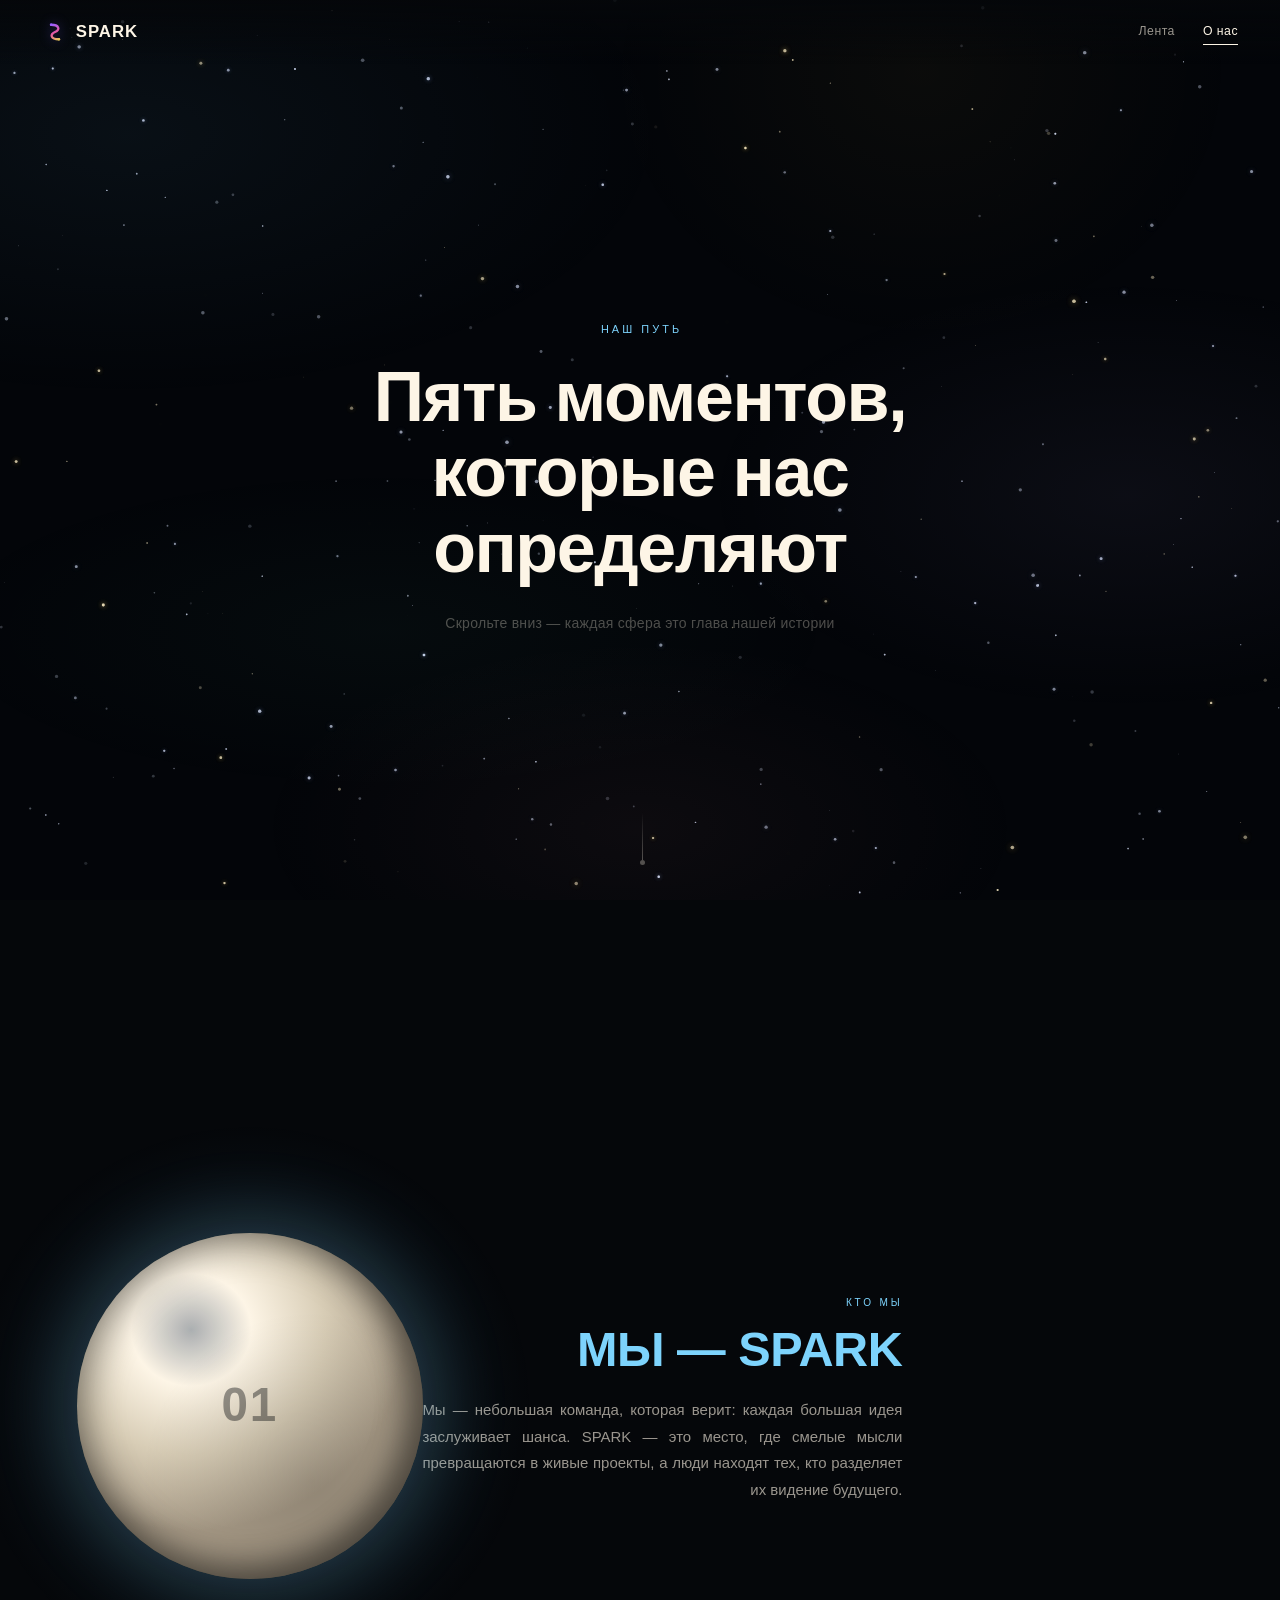
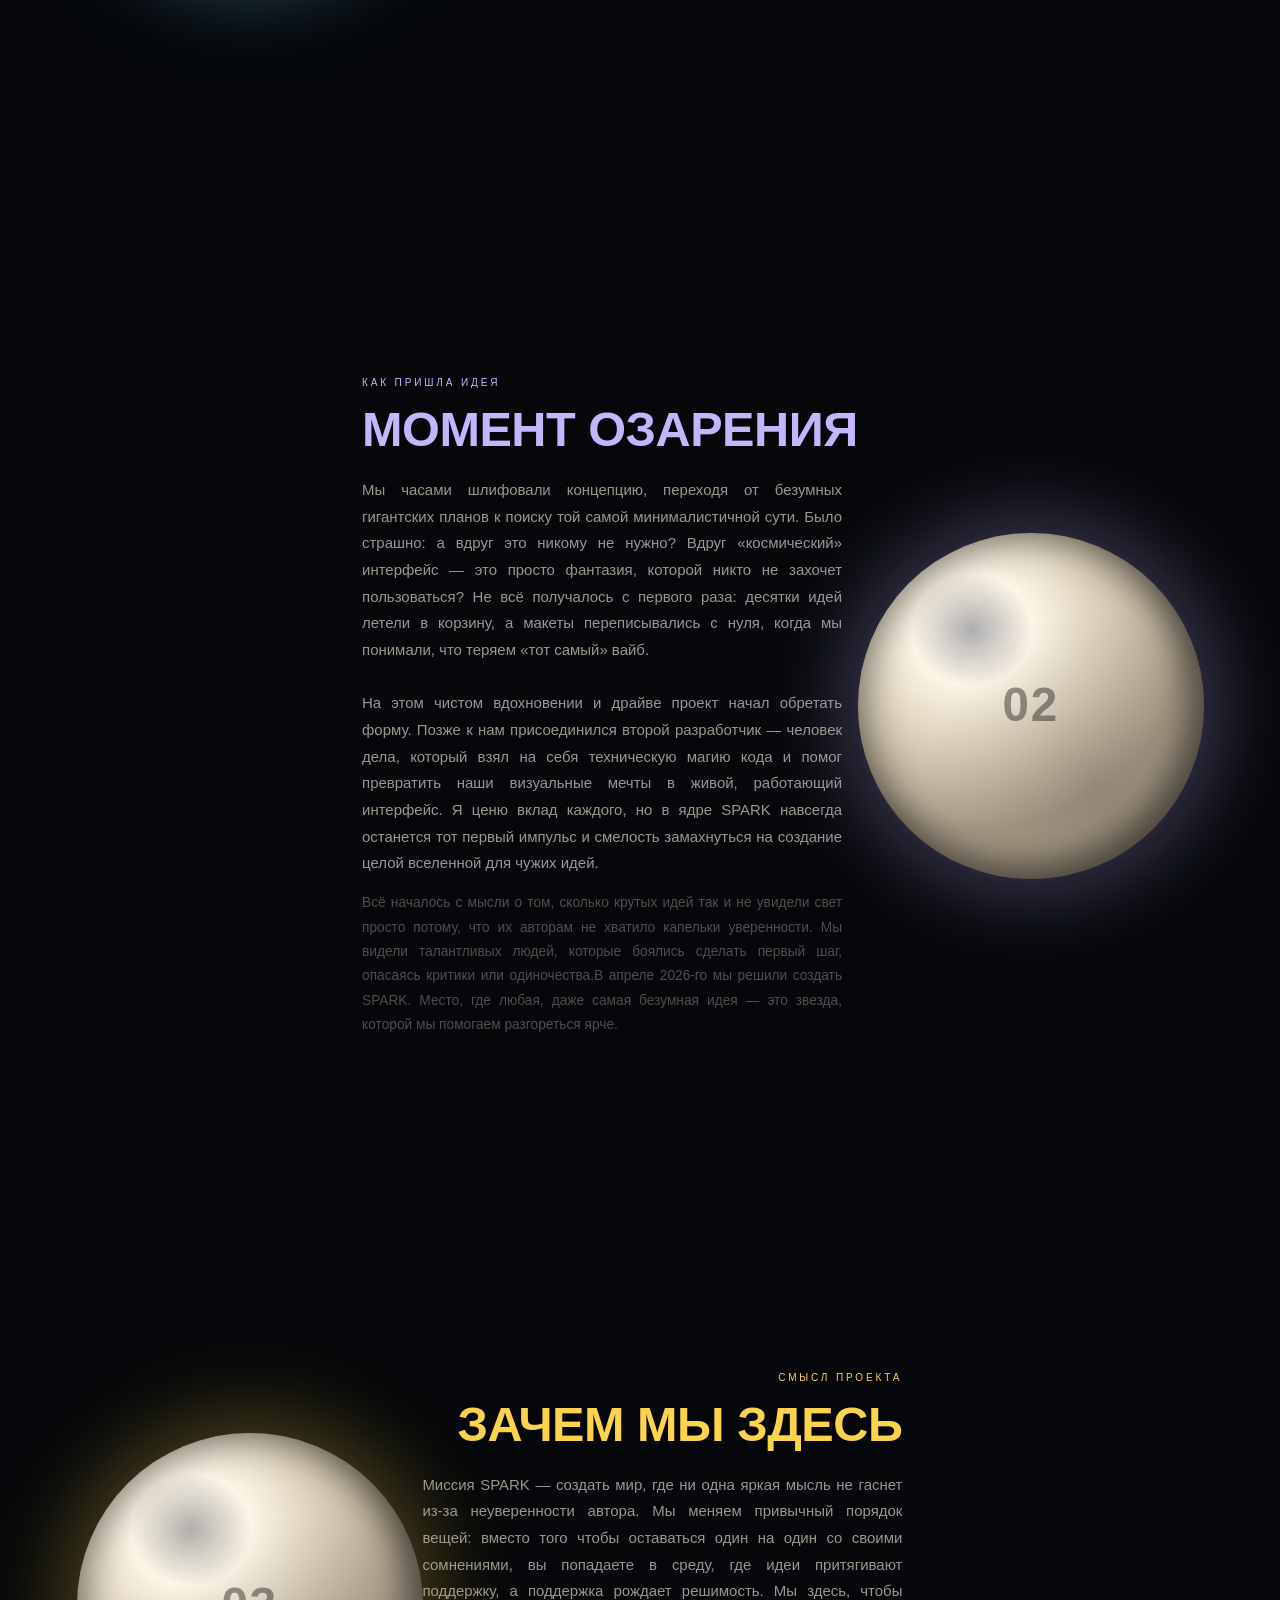
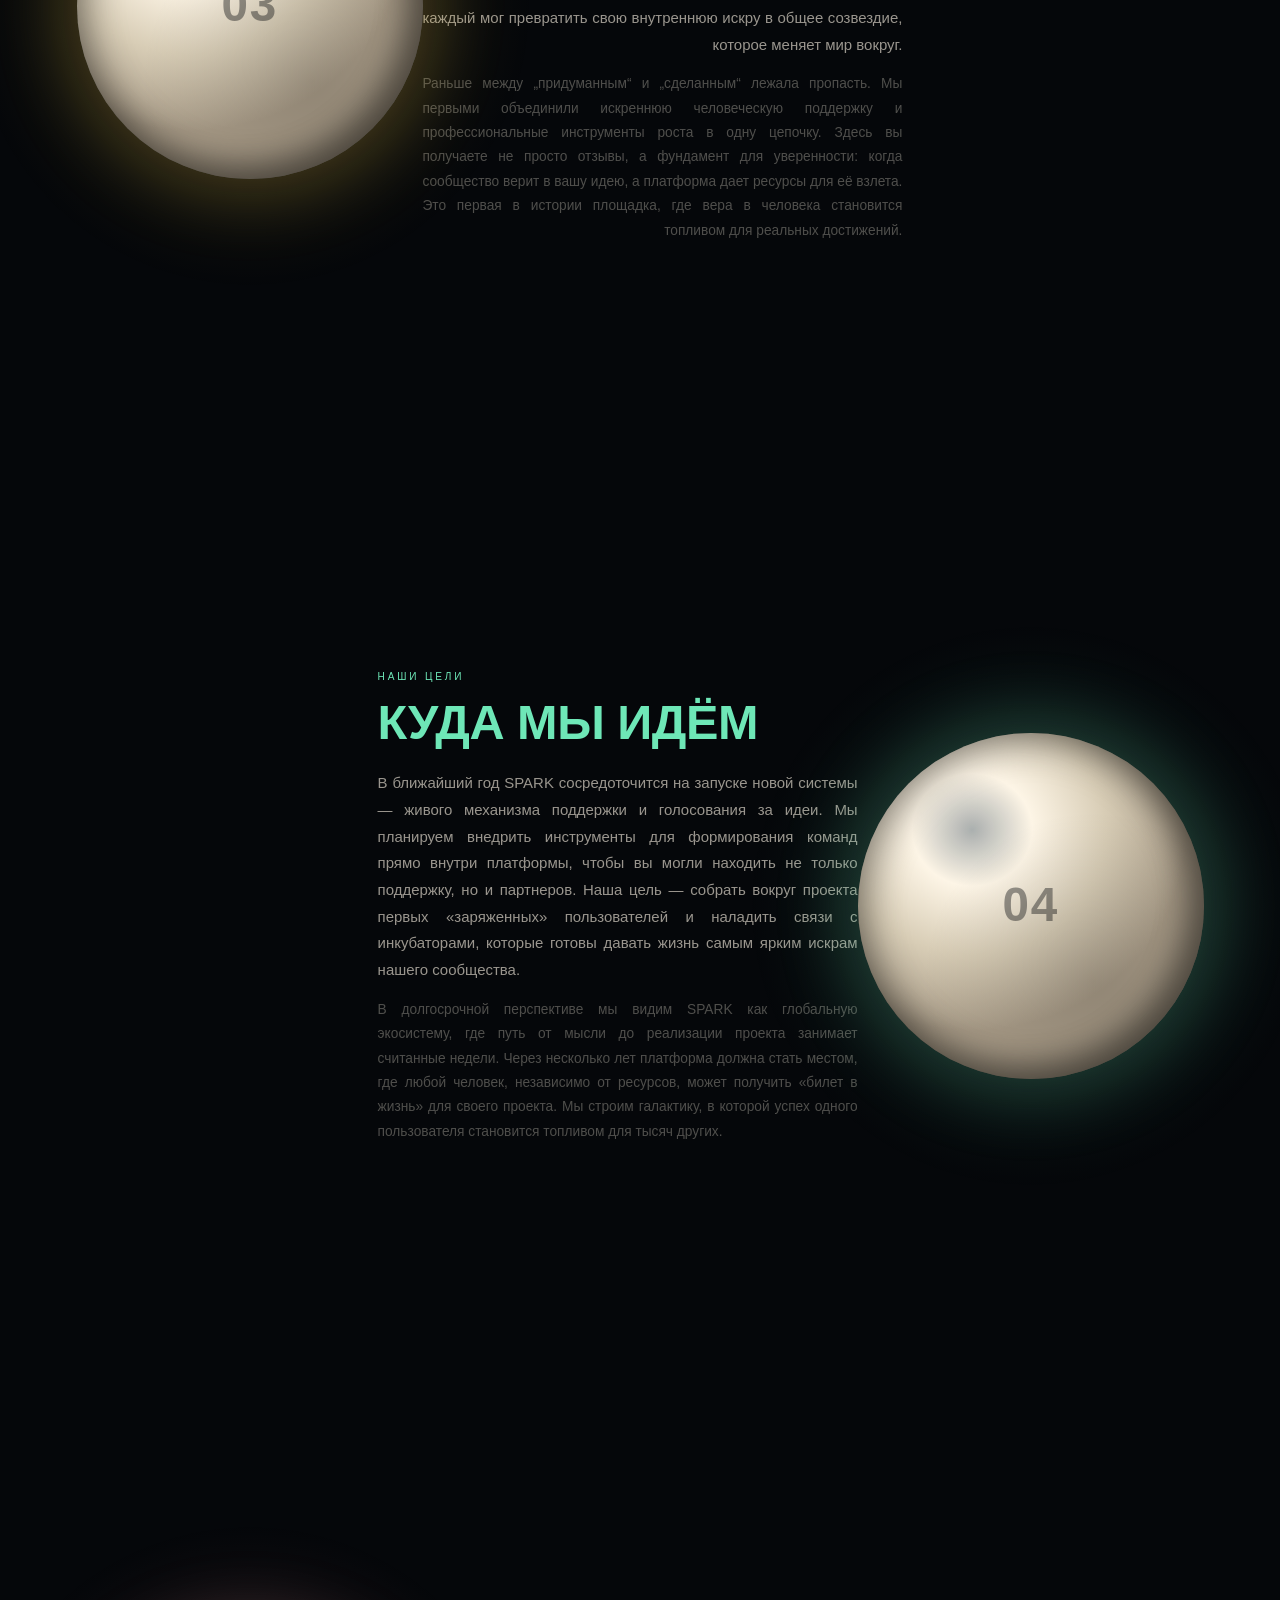
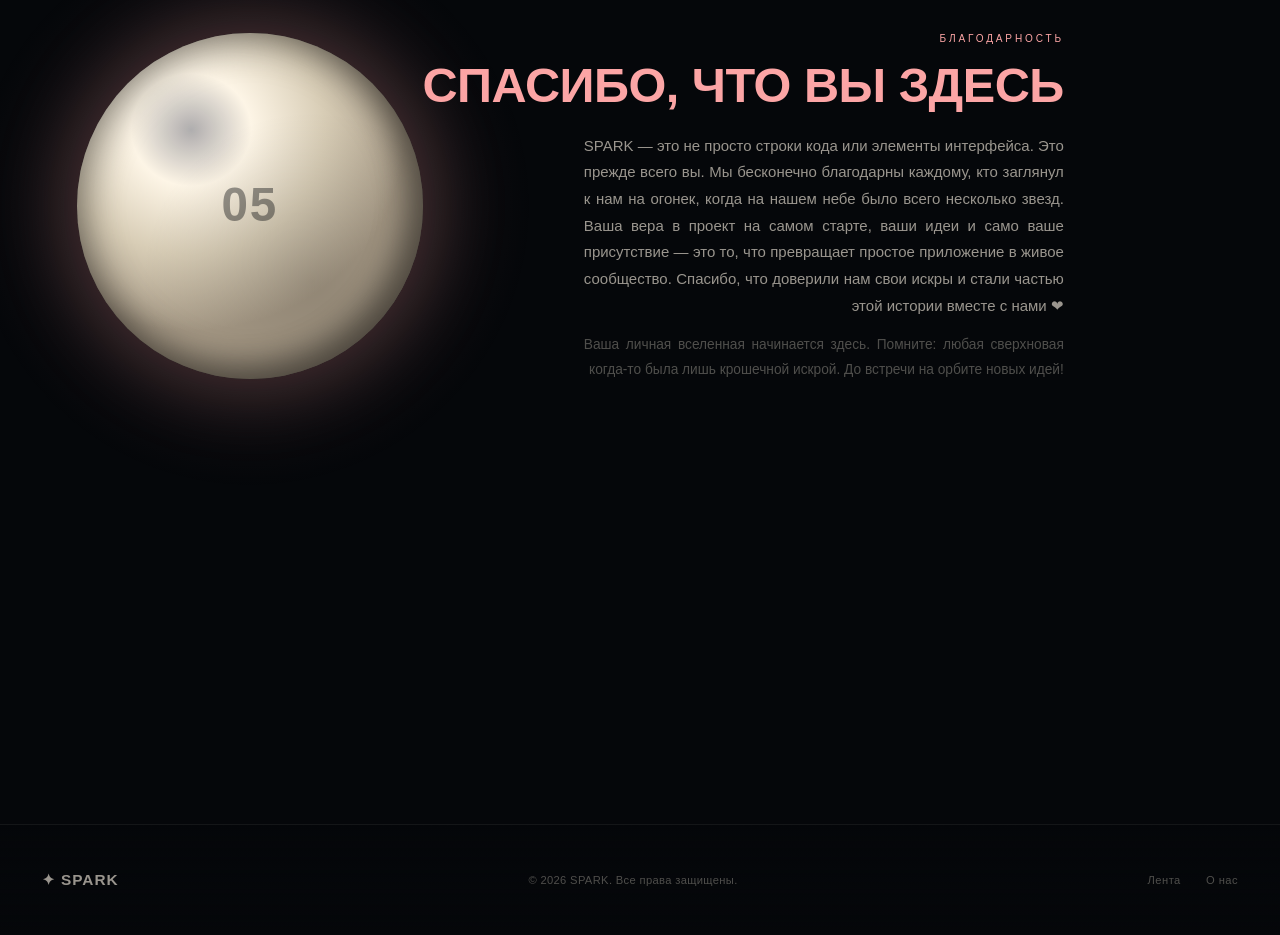
<file: about.html>
<!DOCTYPE html>
<html lang="ru">
<head>
  <meta charset="UTF-8">
  <meta name="viewport" content="width=device-width, initial-scale=1.0">
  <link rel="icon" href="data:,">
  <link rel="manifest" href="/manifest.json">
  <link rel="apple-touch-icon" href="/assets/icons/apple-touch-icon.png">
  <meta name="theme-color" content="#05070a">
  <meta name="mobile-web-app-capable" content="yes">
  <meta name="apple-mobile-web-app-capable" content="yes">
  <meta name="apple-mobile-web-app-status-bar-style" content="black-translucent">
  <meta name="apple-mobile-web-app-title" content="SPARK">
  <title>О нас — SPARK</title>

  <meta http-equiv="Content-Security-Policy" content="default-src 'self'; script-src 'self' 'unsafe-inline' https://cdn.jsdelivr.net; style-src 'self' 'unsafe-inline' https://fonts.googleapis.com; font-src https://fonts.gstatic.com; connect-src 'self' https://*.supabase.co wss://*.supabase.co https://*.workers.dev wss://*.workers.dev https://*.deno.dev wss://*.deno.dev https://*.deno.net wss://*.deno.net; img-src 'self' data: https:; object-src 'none'; base-uri 'self'; form-action 'self'; upgrade-insecure-requests;">

  <!-- Fonts: Syne (заголовки) + DM Sans (текст) — как в основном проекте -->
  <link rel="preconnect" href="https://fonts.googleapis.com">
  <link rel="preconnect" href="https://fonts.gstatic.com" crossorigin>
  <link href="https://fonts.googleapis.com/css2?family=Syne:wght@400;600;700;800&family=DM+Sans:ital,wght@0,300;0,400;0,500;1,300&display=swap" rel="stylesheet">

  <link rel="stylesheet" href="assets/css/about.css">
</head>
<body>

  <!-- ════════════════════════════════════════════════════
       LAYER 0 — Звёздное небо (canvas)
       JS: twinkling state-machine + subtle nebula gradient
  ════════════════════════════════════════════════════ -->
  <canvas id="starfield" aria-hidden="true"></canvas>

  <!-- ════════════════════════════════════════════════════
       LAYER 1 — Градиент-туманность поверх звёзд
  ════════════════════════════════════════════════════ -->
  <div class="nebula-bg" aria-hidden="true"></div>

  <!-- ════════════════════════════════════════════════════
       НАВИГАЦИЯ — минималистичная шапка
  ════════════════════════════════════════════════════ -->
  <header class="site-header" role="banner">
    <a class="logo" href="/" aria-label="SPARK — на главную">
      <svg class="logo-icon" viewBox="0 0 100 100" fill="none" xmlns="http://www.w3.org/2000/svg" aria-hidden="true">
        <defs>
          <linearGradient id="hdrGrad" x1="35" y1="22" x2="65" y2="78" gradientUnits="userSpaceOnUse">
            <stop offset="0%"   stop-color="#9B5FFF"/>
            <stop offset="55%"  stop-color="#E85AA0"/>
            <stop offset="100%" stop-color="#E8C55A"/>
          </linearGradient>
        </defs>
        <path d="M 35 22 C 65 22 72 40 50 50 C 28 60 34 78 65 78"
          stroke="url(#hdrGrad)" stroke-width="9" stroke-linecap="round"/>
        <circle cx="35" cy="22" r="5" fill="#9B5FFF" opacity="0.95"/>
        <circle cx="65" cy="78" r="5" fill="#E8C55A" opacity="0.95"/>
      </svg>
      <span class="logo-text">SPARK</span>
    </a>
    <nav class="header-nav" role="navigation" aria-label="Основная навигация">
      <a href="index.html" data-i18n="navFeed">Лента</a>
      <a href="about.html" class="nav-active" aria-current="page" data-i18n="navAbout">О нас</a>
    </nav>
  </header>

  <!-- ════════════════════════════════════════════════════
       HERO — вводный экран перед основным контентом
  ════════════════════════════════════════════════════ -->
  <section class="hero" aria-labelledby="hero-title">
    <div class="hero-eyebrow" data-i18n="heroEyebrow">Наш путь</div>
    <h1 class="hero-title" id="hero-title" data-i18n="heroTitle">
      Пять моментов, которые нас определяют
    </h1>
    <p class="hero-sub" data-i18n="heroSub">
      Скрольте вниз — каждая сфера это&nbsp;глава нашей истории
    </p>
    <div class="hero-scroll-hint" aria-hidden="true">
      <span class="scroll-line"></span>
      <span class="scroll-dot"></span>
    </div>
  </section>

  <!-- ════════════════════════════════════════════════════
       SVG ЛИНИЯ-МАРШРУТ
       Соединяет все 5 планет тонкой нитью.
       viewBox и точки пересчитываются JS при resize.
       data-line — маркер для JS-апдейта координат.
  ════════════════════════════════════════════════════ -->
  <svg
    class="path-line"
    id="pathLine"
    aria-hidden="true"
    data-line
    preserveAspectRatio="none"
  >
    <!--
      JS вставит сюда <path> с реальными координатами центров планет.
      Fallback (если JS не загрузился) — просто вертикальная линия.
    -->
    <path class="path-line__track" id="pathTrack" d="M0,0" />
    <!-- Анимированная «искра», бегущая по линии -->
    <circle class="path-line__spark" id="pathSpark" r="3" cx="0" cy="0" />
  </svg>

  <!-- ════════════════════════════════════════════════════
       ОСНОВНОЙ КОНТЕНТ — 5 секций-планет
       Каждая секция:
         .stop                — контейнер секции
         .stop__planet-wrap   — сфера + свечение
         .stop__planet        — сама сфера (CSS градиент)
         .stop__body          — текстовый блок с shape-outside
         .stop__index         — порядковый номер (01–05)

       Класс .stop--left  / .stop--right — зигзаг-направление
       data-color — цвет свечения (передаётся в JS для параллакса)
  ════════════════════════════════════════════════════ -->
  <main class="journey" id="journey" role="main">

    <!-- ── СТОП 01 — КТО МЫ ──────────────────────────
         Цвет: голубой (#7dd3fc)
         Позиция: слева
    ─────────────────────────────────────────────────── -->
    <section
      class="stop stop--left"
      id="stop-01"
      data-index="01"
      data-color="#7dd3fc"
      aria-labelledby="stop-01-title"
    >
      <div class="stop__planet-wrap" data-planet>
        <!-- Сфера -->
        <div class="stop__planet stop__planet--blue" aria-hidden="true">
          <div class="stop__planet-inner"></div>
        </div>
        <!-- Свечение-аура (отдельный слой для blur без влияния на текст) -->
        <div class="stop__aura stop__aura--blue" aria-hidden="true"></div>
        <!-- Плавающий номер внутри сферы -->
        <div class="stop__planet-num" aria-hidden="true">01</div>
      </div>

      <div class="stop__body stop__body--right">
        <!-- shape-outside float-элемент для обтекания сферы -->
        <div class="stop__shape-float stop__shape-float--left" aria-hidden="true"></div>

        <div class="stop__text">
          <span class="stop__eyebrow" style="color:#7dd3fc" data-i18n="eyebrow1">Кто мы</span>

          <!-- ЗАГОЛОВОК: замените на название вашей команды/слоган -->
          <h2 class="stop__title" id="stop-01-title" style="color:#7dd3fc" data-i18n="title1">
            <!-- ТЕКСТ: короткий заголовок раздела «Кто мы», 2–4 слова, ВЕРХНИЙ РЕГИСТР -->
            МЫ — SPARK
          </h2>

          <!-- ОСНОВНОЙ ТЕКСТ: замените на описание команды и видения -->
          <p class="stop__desc" data-i18n="desc1_1">
            <!-- ТЕКСТ: 3–5 предложений о том, кто составляет команду SPARK,
                 какими ценностями вы руководствуетесь и как видите свою роль
                 в экосистеме стартапов и идей. -->
            Мы — небольшая команда, которая верит: каждая большая идея
            заслуживает шанса. SPARK — это место, где смелые мысли
            превращаются в живые проекты, а люди находят тех, кто разделяет
            их видение будущего.
          </p>

          <!-- ДОПОЛНИТЕЛЬНЫЙ ТЕКСТ (опционально) -->
          <p class="stop__desc stop__desc--secondary">
            <!-- ТЕКСТ: дополнительный абзац — кто входит в команду,
                 какой у вас бэкграунд, откуда вы. -->
            
          </p>
        </div>
      </div>
    </section>


    <!-- ── СТОП 02 — КАК ПРИШЛА ИДЕЯ ────────────────
         Цвет: лавандовый (#c4b5fd)
         Позиция: справа
    ─────────────────────────────────────────────────── -->
    <section
      class="stop stop--right"
      id="stop-02"
      data-index="02"
      data-color="#c4b5fd"
      aria-labelledby="stop-02-title"
    >
      <div class="stop__planet-wrap" data-planet>
        <div class="stop__planet stop__planet--lavender" aria-hidden="true">
          <div class="stop__planet-inner"></div>
        </div>
        <div class="stop__aura stop__aura--lavender" aria-hidden="true"></div>
        <div class="stop__planet-num" aria-hidden="true">02</div>
      </div>

      <div class="stop__body stop__body--left">
        <div class="stop__shape-float stop__shape-float--right" aria-hidden="true"></div>

        <div class="stop__text">
          <span class="stop__eyebrow" style="color:#c4b5fd" data-i18n="eyebrow2">Как пришла идея</span>

          <h2 class="stop__title" id="stop-02-title" style="color:#c4b5fd" data-i18n="title2">
            <!-- ТЕКСТ: заголовок раздела «История», 2–4 слова -->
            МОМЕНТ ОЗАРЕНИЯ
          </h2>

          <p class="stop__desc">
            <!-- ТЕКСТ: история возникновения SPARK — когда, где, при каких
                 обстоятельствах появилась идея. Конкретная деталь или
                 момент, который всё изменил. -->
            <span data-i18n="desc2_1">Мы часами шлифовали концепцию, переходя от безумных гигантских планов к поиску той самой минималистичной сути. Было страшно: а вдруг это никому не нужно? Вдруг «космический» интерфейс — это просто фантазия, которой никто не захочет пользоваться? Не всё получалось с первого раза: десятки идей летели в корзину, а макеты переписывались с нуля, когда мы понимали, что теряем «тот самый» вайб.</span>
<br><br><span data-i18n="desc2_1_b">​На этом чистом вдохновении и драйве проект начал обретать форму. Позже к нам присоединился второй разработчик — человек дела, который взял на себя техническую магию кода и помог превратить наши визуальные мечты в живой, работающий интерфейс. Я ценю вклад каждого, но в ядре SPARK навсегда останется тот первый импульс и смелость замахнуться на создание целой вселенной для чужих идей.</span>
          </p>

          <p class="stop__desc stop__desc--secondary" data-i18n="desc2_2">
            <!-- ТЕКСТ: что было дальше — первые шаги, первые сомнения,
                 первое «да, это работает». -->
            Всё началось с мысли о том, сколько крутых идей так и не увидели свет просто потому, что их авторам не хватило капельки уверенности. Мы видели талантливых людей, которые боялись сделать первый шаг, опасаясь критики или одиночества.
​В апреле 2026-го мы решили создать SPARK. Место, где любая, даже самая безумная идея — это звезда, которой мы помогаем разгореться ярче.
          </p>
        </div>
      </div>
    </section>


    <!-- ── СТОП 03 — СМЫСЛ ПРОЕКТА ───────────────────
         Цвет: золотой (#fcd34d)
         Позиция: слева
    ─────────────────────────────────────────────────── -->
    <section
      class="stop stop--left"
      id="stop-03"
      data-index="03"
      data-color="#fcd34d"
      aria-labelledby="stop-03-title"
    >
      <div class="stop__planet-wrap" data-planet>
        <div class="stop__planet stop__planet--gold" aria-hidden="true">
          <div class="stop__planet-inner"></div>
        </div>
        <div class="stop__aura stop__aura--gold" aria-hidden="true"></div>
        <div class="stop__planet-num" aria-hidden="true">03</div>
      </div>

      <div class="stop__body stop__body--right">
        <div class="stop__shape-float stop__shape-float--left" aria-hidden="true"></div>

        <div class="stop__text">
          <span class="stop__eyebrow" style="color:#fcd34d" data-i18n="eyebrow3">Смысл проекта</span>

          <h2 class="stop__title" id="stop-03-title" style="color:#fcd34d" data-i18n="title3">
            <!-- ТЕКСТ: заголовок миссии, 2–4 слова -->
            ЗАЧЕМ МЫ ЗДЕСЬ
          </h2>

          <p class="stop__desc" data-i18n="desc3_1">
            <!-- ТЕКСТ: главная ценность и миссия SPARK.
                 Что вы меняете в мире? Какую проблему решаете?
                 Почему это важно именно сейчас? -->
            Миссия SPARK — создать мир, где ни одна яркая мысль не гаснет из-за неуверенности автора. Мы меняем привычный порядок вещей: вместо того чтобы оставаться один на один со своими сомнениями, вы попадаете в среду, где идеи притягивают поддержку, а поддержка рождает решимость. Мы здесь, чтобы каждый мог превратить свою внутреннюю искру в общее созвездие, которое меняет мир вокруг.
          </p>

          <p class="stop__desc stop__desc--secondary" data-i18n="desc3_2">
            <!-- ТЕКСТ: конкретный пример ценности — что получает
                 пользователь, которого раньше не было нигде. -->
            Раньше между „придуманным“ и „сделанным“ лежала пропасть. Мы первыми объединили искреннюю человеческую поддержку и профессиональные инструменты роста в одну цепочку. Здесь вы получаете не просто отзывы, а фундамент для уверенности: когда сообщество верит в вашу идею, а платформа дает ресурсы для её взлета. Это первая в истории площадка, где вера в человека становится топливом для реальных достижений.
          </p>
        </div>
      </div>
    </section>


    <!-- ── СТОП 04 — ЦЕЛИ ─────────────────────────────
         Цвет: мятный (#6ee7b7)
         Позиция: справа
    ─────────────────────────────────────────────────── -->
    <section
      class="stop stop--right"
      id="stop-04"
      data-index="04"
      data-color="#6ee7b7"
      aria-labelledby="stop-04-title"
    >
      <div class="stop__planet-wrap" data-planet>
        <div class="stop__planet stop__planet--mint" aria-hidden="true">
          <div class="stop__planet-inner"></div>
        </div>
        <div class="stop__aura stop__aura--mint" aria-hidden="true"></div>
        <div class="stop__planet-num" aria-hidden="true">04</div>
      </div>

      <div class="stop__body stop__body--left">
        <div class="stop__shape-float stop__shape-float--right" aria-hidden="true"></div>

        <div class="stop__text">
          <span class="stop__eyebrow" style="color:#6ee7b7" data-i18n="eyebrow4">Наши цели</span>

          <h2 class="stop__title" id="stop-04-title" style="color:#6ee7b7" data-i18n="title4">
            <!-- ТЕКСТ: заголовок раздела целей, 2–4 слова -->
            КУДА МЫ ИДЁМ
          </h2>

          <p class="stop__desc" data-i18n="desc4_1">
            <!-- ТЕКСТ: ближайшие и долгосрочные цели проекта.
                 Что планируете выпустить? Какой аудитории достичь?
                 Какие рынки или страны? -->
            В ближайший год SPARK сосредоточится на запуске новой системы — живого механизма поддержки и голосования за идеи. Мы планируем внедрить инструменты для формирования команд прямо внутри платформы, чтобы вы могли находить не только поддержку, но и партнеров. Наша цель — собрать вокруг проекта первых «заряженных» пользователей и наладить связи с инкубаторами, которые готовы давать жизнь самым ярким искрам нашего сообщества.
          </p>

          <p class="stop__desc stop__desc--secondary" data-i18n="desc4_2">
            <!-- ТЕКСТ: амбиции на 3–5 лет, большая цель. -->
            В долгосрочной перспективе мы видим SPARK как глобальную экосистему, где путь от мысли до реализации проекта занимает считанные недели. Через несколько лет платформа должна стать местом, где любой человек, независимо от ресурсов, может получить «билет в жизнь» для своего проекта. Мы строим галактику, в которой успех одного пользователя становится топливом для тысяч других.
          </p>
        </div>
      </div>
    </section>


    <!-- ── СТОП 05 — БЛАГОДАРНОСТЬ ────────────────────
         Цвет: коралловый (#fca5a5)
         Позиция: слева, финальный
    ─────────────────────────────────────────────────── -->
    <section
      class="stop stop--left stop--final"
      id="stop-05"
      data-index="05"
      data-color="#fca5a5"
      aria-labelledby="stop-05-title"
    >
      <div class="stop__planet-wrap" data-planet>
        <div class="stop__planet stop__planet--coral" aria-hidden="true">
          <div class="stop__planet-inner"></div>
        </div>
        <div class="stop__aura stop__aura--coral" aria-hidden="true"></div>
        <div class="stop__planet-num" aria-hidden="true">05</div>
      </div>

      <div class="stop__body stop__body--right">
        <div class="stop__shape-float stop__shape-float--left" aria-hidden="true"></div>

        <div class="stop__text">
          <span class="stop__eyebrow" style="color:#fca5a5" data-i18n="eyebrow5">Благодарность</span>

          <h2 class="stop__title" id="stop-05-title" style="color:#fca5a5" data-i18n="title5">
            <!-- ТЕКСТ: заголовок финального слова, 2–4 слова -->
            СПАСИБО, ЧТО ВЫ ЗДЕСЬ
          </h2>

          <p class="stop__desc" data-i18n="desc5_1">
            <!-- ТЕКСТ: финальное слово к пользователям — тем, кто
                 пришёл на платформу, поверил в идею, поддержал проект.
                 Личное, тёплое, искреннее. -->
            SPARK — это не просто строки кода или элементы интерфейса. Это прежде всего вы. Мы бесконечно благодарны каждому, кто заглянул к нам на огонек, когда на нашем небе было всего несколько звезд. Ваша вера в проект на самом старте, ваши идеи и само ваше присутствие — это то, что превращает простое приложение в живое сообщество. Спасибо, что доверили нам свои искры и стали частью этой истории вместе с нами ❤
          </p>

          <p class="stop__desc stop__desc--secondary" data-i18n="desc5_2">
            <!-- ТЕКСТ: призыв к действию или финальная фраза,
                 которую хочется запомнить. -->
            Ваша личная вселенная начинается здесь. Помните: любая сверхновая когда-то была лишь крошечной искрой. До встречи на орбите новых идей!
          </p>
        </div>
      </div>
    </section>

  </main><!-- /.journey -->


  <!-- ════════════════════════════════════════════════════
       FOOTER
  ════════════════════════════════════════════════════ -->
  <footer class="site-footer" role="contentinfo">
    <div class="footer-inner">
      <span class="footer-logo">✦ SPARK</span>
      <span class="footer-copy" data-i18n="footerRights">
        <!-- ТЕКСТ: год и название компании/команды -->
        © 2026 SPARK. Все права защищены.
      </span>
      <nav class="footer-nav" aria-label="Навигация в подвале">
        <a href="index.html" data-i18n="navFeedFooter">Лента</a>
        <a href="about.html" aria-current="page" data-i18n="navAboutFooter">О нас</a>
      </nav>
    </div>
  </footer>

  <script src="assets/js/about.js"></script>
</body>
</html>
</file>
<file: assets/css/about.css>
/* ═══════════════════════════════════════════════════════════════
   SPARK — О НАС | style.css  v2.0
   Концепция: «Премиальный минимализм и космический путь»
   ═══════════════════════════════════════════════════════════════ */

/* ──────────────────────────────────────────────────────────────
   0. CSS-переменные
────────────────────────────────────────────────────────────────*/
:root {
  /* Палитра */
  --bg:          #05070a;
  --bg-mid:      #080c12;
  --ivory:       #fdf5e6;
  --ivory-dim:   rgba(253, 245, 230, 0.60);
  --ivory-muted: rgba(253, 245, 230, 0.30);
  --white-line:  rgba(255, 255, 255, 0.15);

  /* Цвета свечений */
  --c-blue:    #7dd3fc;
  --c-lav:     #c4b5fd;
  --c-gold:    #fcd34d;
  --c-mint:    #6ee7b7;
  --c-coral:   #fca5a5;

  /* Размеры планет — крупнее, ~25vw */
  --planet-size:    clamp(260px, 27vw, 400px);
  --planet-size-sm: clamp(200px, 20vw, 300px);

  /* Типографика */
  --font-display: 'Syne', sans-serif;
  --font-body:    'DM Sans', sans-serif;

  /* Переходы */
  --ease-smooth: cubic-bezier(0.4, 0, 0.2, 1);
  --ease-spring: cubic-bezier(0.34, 1.56, 0.64, 1);
  --ease-out:    cubic-bezier(0.0, 0, 0.2, 1);
}

/* ──────────────────────────────────────────────────────────────
   1. Сброс и база
────────────────────────────────────────────────────────────────*/
*, *::before, *::after {
  box-sizing: border-box;
  margin: 0;
  padding: 0;
}

html {
  scroll-behavior: smooth;
  font-size: var(--base-font-size, 14px);
  -webkit-font-smoothing: antialiased;
  -moz-osx-font-smoothing: grayscale;
}

body {
  background-color: var(--bg);
  color: var(--ivory);
  font-family: var(--font-body);
  font-weight: 300;
  line-height: 1.7;
  overflow-x: hidden;
  cursor: default;
}

a {
  color: inherit;
  text-decoration: none;
}

img, svg { display: block; }

/* ──────────────────────────────────────────────────────────────
   2. Звёздное небо — canvas
────────────────────────────────────────────────────────────────*/
#starfield {
  position: fixed;
  inset: 0;
  z-index: 0;
  pointer-events: none;
}

/* ──────────────────────────────────────────────────────────────
   3. Туманность-фон (nebula gradient) — поверх звёзд
────────────────────────────────────────────────────────────────*/
.nebula-bg {
  position: fixed;
  inset: 0;
  z-index: 1;
  pointer-events: none;
  background:
    radial-gradient(ellipse 65% 45% at 10% 15%,  rgba(125, 211, 252, 0.055) 0%, transparent 65%),
    radial-gradient(ellipse 55% 40% at 88% 55%,  rgba(196, 181, 253, 0.05)  0%, transparent 60%),
    radial-gradient(ellipse 50% 35% at 50% 92%,  rgba(252, 165, 165, 0.045) 0%, transparent 60%),
    radial-gradient(ellipse 45% 55% at 72% 8%,   rgba(252, 211, 77,  0.035) 0%, transparent 55%),
    radial-gradient(ellipse 60% 30% at 30% 70%,  rgba(110, 231, 183, 0.03)  0%, transparent 60%);
}

/* ──────────────────────────────────────────────────────────────
   4. Хедер
────────────────────────────────────────────────────────────────*/
.site-header {
  position: fixed;
  top: 0;
  left: 0;
  right: 0;
  z-index: 100;
  display: flex;
  align-items: center;
  justify-content: space-between;
  padding: 1.25rem 3rem;
  background: linear-gradient(to bottom, rgba(5,7,10,0.95) 0%, transparent 100%);
  backdrop-filter: blur(0px);
  transition:
    backdrop-filter 0.4s var(--ease-smooth),
    background      0.4s var(--ease-smooth),
    transform       0.4s var(--ease-smooth);
}

.site-header.scrolled {
  backdrop-filter: blur(18px);
  background: rgba(5, 7, 10, 0.80);
  border-bottom: 1px solid rgba(255,255,255,0.06);
}

/* Скрытие при быстром скролле вниз */
.site-header.header--hidden {
  transform: translateY(-100%);
}

/* Логотип */
.logo {
  display: flex;
  align-items: center;
  gap: 0.55rem;
  font-family: var(--font-display);
  font-weight: 700;
  font-size: 1.2rem;
  letter-spacing: 0.06em;
  color: var(--ivory);
  transition: opacity 0.3s;
}
.logo:hover { opacity: 0.75; }

.logo-icon {
  width: 26px;
  height: 26px;
  flex-shrink: 0;
  filter: drop-shadow(0 0 6px rgba(123,92,250,0.4));
  transition: filter 0.3s ease, transform 0.3s ease;
  animation: logoSparkle 6s ease-in-out infinite;
}
.logo-icon:hover {
  filter: drop-shadow(0 0 12px rgba(123,92,250,0.7));
  transform: scale(1.1) rotate(15deg);
}

@keyframes logoSparkle {
  0%, 100% { transform: scale(1) rotate(0deg); filter: drop-shadow(0 0 6px rgba(123,92,250,0.4)); }
  50% { transform: scale(1.05) rotate(10deg); filter: drop-shadow(0 0 10px rgba(232,90,160,0.6)); }
}

/* Навигация */
.header-nav {
  display: flex;
  gap: 2rem;
  font-size: 0.875rem;
  font-weight: 400;
  letter-spacing: 0.04em;
  color: var(--ivory-dim);
}

.header-nav a {
  position: relative;
  transition: color 0.3s;
}
.header-nav a::after {
  content: '';
  position: absolute;
  bottom: -3px;
  left: 0; right: 0;
  height: 1px;
  background: currentColor;
  transform: scaleX(0);
  transform-origin: right;
  transition: transform 0.35s var(--ease-smooth);
}
.header-nav a:hover,
.header-nav .nav-active {
  color: var(--ivory);
}
.header-nav a:hover::after,
.header-nav .nav-active::after {
  transform: scaleX(1);
  transform-origin: left;
}

/* ──────────────────────────────────────────────────────────────
   5. Hero-секция
────────────────────────────────────────────────────────────────*/
.hero {
  position: relative;
  z-index: 10;
  min-height: 100svh;
  display: flex;
  flex-direction: column;
  align-items: center;
  justify-content: center;
  text-align: center;
  padding: 8rem 2rem 4rem;
}

.hero-eyebrow {
  font-family: var(--font-body);
  font-size: 0.78rem;
  font-weight: 400;
  letter-spacing: 0.28em;
  margin-right: -0.28em;
  text-transform: uppercase;
  color: var(--c-blue);
  opacity: 0.85;
  margin-bottom: 1.5rem;
  animation: fadeUp 1s var(--ease-smooth) 0.2s both;
}

.hero-title {
  font-family: var(--font-display);
  font-weight: 800;
  font-size: clamp(2.4rem, 6vw, 5rem);
  line-height: 1.08;
  letter-spacing: -0.02em;
  color: var(--ivory);
  max-width: 800px;
  animation: fadeUp 1s var(--ease-smooth) 0.4s both;
}

.hero-sub {
  margin-top: 1.8rem;
  font-size: 1rem;
  color: var(--ivory-muted);
  font-weight: 300;
  letter-spacing: 0.02em;
  animation: fadeUp 1s var(--ease-smooth) 0.6s both;
}

/* Индикатор скролла */
.hero-scroll-hint {
  position: absolute;
  bottom: 2.5rem;
  left: 50%;
  transform: translateX(-50%);
  display: flex;
  flex-direction: column;
  align-items: center;
  gap: 0;
  animation: fadeUp 1s var(--ease-smooth) 1s both;
  transition: opacity 0.5s var(--ease-smooth);
}

.scroll-line {
  display: block;
  width: 1px;
  height: 48px;
  background: linear-gradient(to bottom, transparent, var(--ivory-muted));
}
.scroll-dot {
  display: block;
  width: 5px;
  height: 5px;
  border-radius: 50%;
  background: var(--ivory-muted);
  animation: scrollBounce 2s ease-in-out infinite;
}

@keyframes scrollBounce {
  0%, 100% { transform: translateY(0); opacity: 0.5; }
  50%       { transform: translateY(6px); opacity: 1; }
}

/* ──────────────────────────────────────────────────────────────
   6. SVG маршрутная линия
────────────────────────────────────────────────────────────────*/
.path-line {
  position: absolute;
  top: 0;
  left: 0;
  width: 100%;
  pointer-events: none;
  z-index: 5;
  overflow: visible;
}

.path-line__track {
  fill: none;
  stroke: rgba(255, 255, 255, 0.14);
  stroke-width: 1.5px;
  /* Плавная линия без пунктира — как нить маршрута */
  stroke-linecap: round;
  stroke-linejoin: round;
}

/* Анимированная искра на линии */
.path-line__spark {
  fill: rgba(255, 255, 255, 0.9);
  filter: drop-shadow(0 0 5px rgba(255,255,255,0.9))
          drop-shadow(0 0 12px rgba(255,255,255,0.4));
  transition: opacity 0.4s;
}

/* ──────────────────────────────────────────────────────────────
   7. JOURNEY — основной контейнер
────────────────────────────────────────────────────────────────*/
.journey {
  position: relative;
  z-index: 10;
  padding: 4rem 0 12rem;
}

/* ──────────────────────────────────────────────────────────────
   8. STOP — секция с планетой
────────────────────────────────────────────────────────────────*/
.stop {
  position: relative;
  display: flex;
  align-items: center;
  min-height: 100svh;
  padding: 6rem 0;
  /* Плавное появление при скролле (управляется JS классом is-visible) */
}

/* Зигзаг: левые — планета слева, правые — справа */
.stop--left {
  flex-direction: row;
  padding-left:  clamp(3rem, 6vw, 8rem);
  padding-right: clamp(2rem, 6vw, 8rem);
}

.stop--right {
  flex-direction: row-reverse;
  padding-right: clamp(3rem, 6vw, 8rem);
  padding-left:  clamp(2rem, 6vw, 8rem);
}

/* ──────────────────────────────────────────────────────────────
   9. Планета — обёртка и сфера
────────────────────────────────────────────────────────────────*/
.stop__planet-wrap {
  position: relative;
  flex-shrink: 0;
  width:  var(--planet-size);
  height: var(--planet-size);
  transition: transform 0.9s var(--ease-spring);
  will-change: transform;
  /* z-index чтобы свечение было поверх текста */
  z-index: 2;
}

/* Увеличение при активации */
.stop__planet-wrap.is-active {
  transform: scale(1.28);
}

/* Hover: лёгкое дополнительное увеличение */
.stop__planet-wrap.is-hovered {
  transform: scale(1.06);
}
.stop__planet-wrap.is-active.is-hovered {
  transform: scale(1.32);
}

/* Сама сфера — матовая, кремовая, объёмная */
.stop__planet {
  position: absolute;
  inset: 0;
  border-radius: 50%;
  overflow: hidden;
  background: radial-gradient(
    ellipse 62% 58% at 33% 28%,
    rgba(255, 255, 255, 0.65) 0%,
    var(--ivory)              28%,
    #d8cdb6                   62%,
    #a99c88                   100%
  );
  box-shadow:
    inset 0 0 35px 10px rgba(0, 0, 0, 0.38),
    inset -15px -12px 30px  rgba(0, 0, 0, 0.28);
  transition: transform 0.9s var(--ease-spring);
}

/* Вращение активной планеты — очень медленно */
.stop__planet-wrap.is-active .stop__planet {
  animation: rotateSphere 22s linear infinite;
}

@keyframes rotateSphere {
  from { transform: rotate(0deg); }
  to   { transform: rotate(360deg); }
}

/* Внутренний тень-слой для глубины */
.stop__planet-inner {
  position: absolute;
  inset: 0;
  border-radius: 50%;
  background: radial-gradient(
    ellipse 85% 85% at 68% 72%,
    rgba(0, 0, 0, 0.14) 0%,
    transparent 58%
  );
}

/* Номер внутри планеты */
.stop__planet-num {
  position: absolute;
  inset: 0;
  display: flex;
  align-items: center;
  justify-content: center;
  font-family: var(--font-display);
  font-weight: 800;
  font-size: clamp(2rem, 3.8vw, 3.4rem);
  letter-spacing: 0.04em;
  color: rgba(5, 7, 10, 0.40);
  z-index: 2;
  user-select: none;
  transition: opacity 0.4s;
}

.stop__planet-wrap.is-active .stop__planet-num {
  animation: counterRotate 22s linear infinite;
  opacity: 0.55;
}

@keyframes counterRotate {
  from { transform: rotate(0deg); }
  to   { transform: rotate(-360deg); }
}

/* ──────────────────────────────────────────────────────────────
   10. Ауры (свечение) — отдельный слой позади планеты
────────────────────────────────────────────────────────────────*/
.stop__aura {
  position: absolute;
  inset: -35%;
  border-radius: 50%;
  pointer-events: none;
  z-index: -1;
  transition:
    opacity   0.9s var(--ease-smooth),
    transform 0.9s var(--ease-spring);
  opacity: 0.14;
}

/* Активная аура */
.stop__planet-wrap.is-active .stop__aura {
  opacity: 0.38;
  transform: scale(1.12);
  animation: auraPulse 5s ease-in-out infinite;
}

/* Hover: аура слегка оживает */
.stop__planet-wrap.is-hovered .stop__aura {
  opacity: 0.25;
  transform: scale(1.06);
}

@keyframes auraPulse {
  0%, 100% { opacity: 0.33; transform: scale(1.10); }
  50%       { opacity: 0.44; transform: scale(1.18); }
}

/* Цвета аур */
.stop__aura--blue     { background: radial-gradient(circle, rgba(125, 211, 252, 1.0) 0%, transparent 68%); }
.stop__aura--lavender { background: radial-gradient(circle, rgba(196, 181, 253, 1.0) 0%, transparent 68%); }
.stop__aura--gold     { background: radial-gradient(circle, rgba(252, 211, 77,  1.0) 0%, transparent 68%); }
.stop__aura--mint     { background: radial-gradient(circle, rgba(110, 231, 183, 1.0) 0%, transparent 68%); }
.stop__aura--coral    { background: radial-gradient(circle, rgba(252, 165, 165, 1.0) 0%, transparent 68%); }

/* box-shadow на планете — базовое свечение */
.stop__planet--blue     { box-shadow: 0 0 70px 14px rgba(125, 211, 252, 0.22), inset 0 0 35px 10px rgba(0,0,0,0.38), inset -15px -12px 30px rgba(0,0,0,0.28); }
.stop__planet--lavender { box-shadow: 0 0 70px 14px rgba(196, 181, 253, 0.22), inset 0 0 35px 10px rgba(0,0,0,0.38), inset -15px -12px 30px rgba(0,0,0,0.28); }
.stop__planet--gold     { box-shadow: 0 0 70px 14px rgba(252, 211, 77,  0.22), inset 0 0 35px 10px rgba(0,0,0,0.38), inset -15px -12px 30px rgba(0,0,0,0.28); }
.stop__planet--mint     { box-shadow: 0 0 70px 14px rgba(110, 231, 183, 0.22), inset 0 0 35px 10px rgba(0,0,0,0.38), inset -15px -12px 30px rgba(0,0,0,0.28); }
.stop__planet--coral    { box-shadow: 0 0 70px 14px rgba(252, 165, 165, 0.22), inset 0 0 35px 10px rgba(0,0,0,0.38), inset -15px -12px 30px rgba(0,0,0,0.28); }

/* Усиленное свечение активной планеты */
.stop__planet-wrap.is-active .stop__planet--blue     { box-shadow: 0 0 120px 30px rgba(125, 211, 252, 0.32), inset 0 0 35px 10px rgba(0,0,0,0.38), inset -15px -12px 30px rgba(0,0,0,0.28); }
.stop__planet-wrap.is-active .stop__planet--lavender { box-shadow: 0 0 120px 30px rgba(196, 181, 253, 0.32), inset 0 0 35px 10px rgba(0,0,0,0.38), inset -15px -12px 30px rgba(0,0,0,0.28); }
.stop__planet-wrap.is-active .stop__planet--gold     { box-shadow: 0 0 120px 30px rgba(252, 211, 77,  0.32), inset 0 0 35px 10px rgba(0,0,0,0.38), inset -15px -12px 30px rgba(0,0,0,0.28); }
.stop__planet-wrap.is-active .stop__planet--mint     { box-shadow: 0 0 120px 30px rgba(110, 231, 183, 0.32), inset 0 0 35px 10px rgba(0,0,0,0.38), inset -15px -12px 30px rgba(0,0,0,0.28); }
.stop__planet-wrap.is-active .stop__planet--coral    { box-shadow: 0 0 120px 30px rgba(252, 165, 165, 0.32), inset 0 0 35px 10px rgba(0,0,0,0.38), inset -15px -12px 30px rgba(0,0,0,0.28); }


/* ──────────────────────────────────────────────────────────────
   12. АНИМАЦИЯ ТЕКСТА — ИСПРАВЛЕНИЕ ПРОБЛЕМЫ 1
   
   Три состояния:
     • начальное (невидимое)  — opacity:0, translateY(32px)
     • .text-visible          — добавляет JS через IntersectionObserver
     • .stop.is-active        — альтернативный CSS-селектор
   
   Оба пути приводят к одному результату.
────────────────────────────────────────────────────────────────*/

/* Начальное скрытое состояние */
.stop__text {
  opacity: 0;
  transform: translateY(32px);
  transition:
    opacity   0.9s var(--ease-out)    0.1s,
    transform 0.9s var(--ease-smooth) 0.1s;
  /* Без will-change — не нужно, transition и так GPU-ускорен */
}

/* ── ПУТЬ 1: JS добавляет класс .text-visible через IntersectionObserver ──
   Именно этот класс не был определён в старом CSS — ИСПРАВЛЕНО */
.stop__text.text-visible {
  opacity: 1;
  transform: translateY(0);
}

/* ── ПУТЬ 2: CSS-каскад — когда секция получает .is-active ── */
.stop.is-active .stop__text {
  opacity: 1;
  transform: translateY(0);
}

/* ── ПУТЬ 3: Резервный — через активную планету (старый селектор Gemini) ── */
.stop__planet-wrap.is-active ~ .stop__body .stop__text {
  opacity: 1;
  transform: translateY(0);
}

/* Разные задержки для элементов внутри текста — каскадный эффект */
.stop.is-active .stop__eyebrow,
.stop__text.text-visible .stop__eyebrow {
  transition-delay: 0.05s;
}
.stop.is-active .stop__title,
.stop__text.text-visible .stop__title {
  transition-delay: 0.18s;
}
.stop.is-active .stop__desc:nth-of-type(1),
.stop__text.text-visible .stop__desc:nth-of-type(1) {
  transition-delay: 0.30s;
}
.stop.is-active .stop__desc:nth-of-type(2),
.stop__text.text-visible .stop__desc:nth-of-type(2) {
  transition-delay: 0.44s;
}

/* Каждый дочерний элемент тоже плавно появляется */
.stop__eyebrow,
.stop__title,
.stop__desc {
  opacity: 0;
  transform: translateY(18px);
  transition:
    opacity   0.7s var(--ease-out)    0.05s,
    transform 0.7s var(--ease-smooth) 0.05s;
}

.stop.is-active .stop__eyebrow,
.stop.is-active .stop__title,
.stop.is-active .stop__desc,
.stop__text.text-visible .stop__eyebrow,
.stop__text.text-visible .stop__title,
.stop__text.text-visible .stop__desc {
  opacity: 1;
  transform: translateY(0);
}

/* ──────────────────────────────────────────────────────────────
   13. Типографика текстового блока
────────────────────────────────────────────────────────────────*/
.stop__eyebrow {
  display: block;
  font-size: 0.72rem;
  font-weight: 400;
  letter-spacing: 0.28em;
  text-transform: uppercase;
  margin-bottom: 0.9rem;
  opacity: 0; /* управляется через анимацию выше */
}

.stop__title {
  font-family: var(--font-display);
  font-weight: 800;
  font-size: clamp(1.9rem, 3.8vw, 3.5rem);
  line-height: 1.04;
  letter-spacing: -0.01em;
  text-transform: uppercase;
  margin-bottom: 1.6rem;
  opacity: 0; /* управляется через анимацию выше */
}

.stop__desc {
  font-size: clamp(0.92rem, 1.25vw, 1.07rem);
  font-weight: 300;
  line-height: 1.78;
  color: var(--ivory-dim);
  max-width: 480px;
  opacity: 0; /* управляется через анимацию выше */
}

.stop__desc + .stop__desc {
  margin-top: 1rem;
}

.stop__desc--secondary {
  color: var(--ivory-muted);
  font-size: clamp(0.85rem, 1.1vw, 0.98rem);
}

/* Выравнивание — зигзаг на ПК */
.stop--left  .stop__text  { text-align: right; }
.stop--right .stop__text  { text-align: left; }

/* Текст по краям страницы (justify) на ПК */
@media (min-width: 901px) {
  .stop__desc {
    text-align: justify;
    text-align-last: left;
    hyphens: auto;
  }
  .stop--left .stop__desc {
    text-align-last: right;
    margin-left: auto;
  }
}

/* ──────────────────────────────────────────────────────────────
   14. Footer
────────────────────────────────────────────────────────────────*/
.site-footer {
  position: relative;
  z-index: 10;
  border-top: 1px solid rgba(255, 255, 255, 0.06);
  padding: 3rem;
  background: linear-gradient(to top, rgba(5,7,10,0.98) 0%, transparent 100%);
}

.footer-inner {
  max-width: 1200px;
  margin: 0 auto;
  display: flex;
  align-items: center;
  justify-content: space-between;
  flex-wrap: wrap;
  gap: 1rem;
}

.footer-logo {
  font-family: var(--font-display);
  font-weight: 700;
  font-size: 1.1rem;
  letter-spacing: 0.06em;
  color: var(--ivory-dim);
}

.footer-copy {
  font-size: 0.8rem;
  color: var(--ivory-muted);
  letter-spacing: 0.03em;
}

.footer-nav {
  display: flex;
  gap: 1.8rem;
  font-size: 0.8rem;
  color: var(--ivory-muted);
  letter-spacing: 0.04em;
}

.footer-nav a {
  transition: color 0.3s;
}
.footer-nav a:hover {
  color: var(--ivory);
}

/* ──────────────────────────────────────────────────────────────
   15. Вспомогательные анимации
────────────────────────────────────────────────────────────────*/
@keyframes fadeUp {
  from {
    opacity: 0;
    transform: translateY(24px);
  }
  to {
    opacity: 1;
    transform: translateY(0);
  }
}

/* ──────────────────────────────────────────────────────────────
   16. Медиазапросы — адаптив
────────────────────────────────────────────────────────────────*/
@media (max-width: 900px) {
  :root {
    --planet-size: clamp(200px, 44vw, 280px);
  }

  .site-header {
    padding: 1rem 1.5rem;
  }

  .header-nav {
    gap: 1.2rem;
    font-size: 0.82rem;
  }

  .stop {
    flex-direction: column !important;
    align-items: center;
    text-align: center !important;
    padding: 5rem 1.5rem 3rem;
    gap: 2.5rem;
  }

  .stop--left,
  .stop--right {
    padding-left:  1.5rem;
    padding-right: 1.5rem;
  }

  .stop__body--right,
  .stop__body--left {
    padding: 0;
  }

  /* Убираем shape-outside на планшете/мобилке */
  .stop__shape-float--left,
  .stop__shape-float--right {
    display: none;
  }

  .stop__text {
    text-align: center !important;
  }

  .stop__desc {
    margin: 0 auto;
  }
}

@media (max-width: 600px) {
  :root {
    --planet-size: clamp(170px, 58vw, 230px);
  }

  .hero-title {
    font-size: clamp(1.9rem, 8vw, 3rem);
  }

  .footer-inner {
    flex-direction: column;
    align-items: center;
    text-align: center;
  }

  .footer-nav {
    gap: 1.2rem;
  }
}

/* ──────────────────────────────────────────────────────────────
   17. Доступность — prefers-reduced-motion
────────────────────────────────────────────────────────────────*/
@media (prefers-reduced-motion: reduce) {
  *,
  *::before,
  *::after {
    animation-duration: 0.01ms !important;
    animation-iteration-count: 1 !important;
    transition-duration: 0.01ms !important;
  }

  html { scroll-behavior: auto; }

  /* При reduced-motion сразу показываем текст */
  .stop__text,
  .stop__eyebrow,
  .stop__title,
  .stop__desc {
    opacity: 1 !important;
    transform: none !important;
  }
}
</file>
